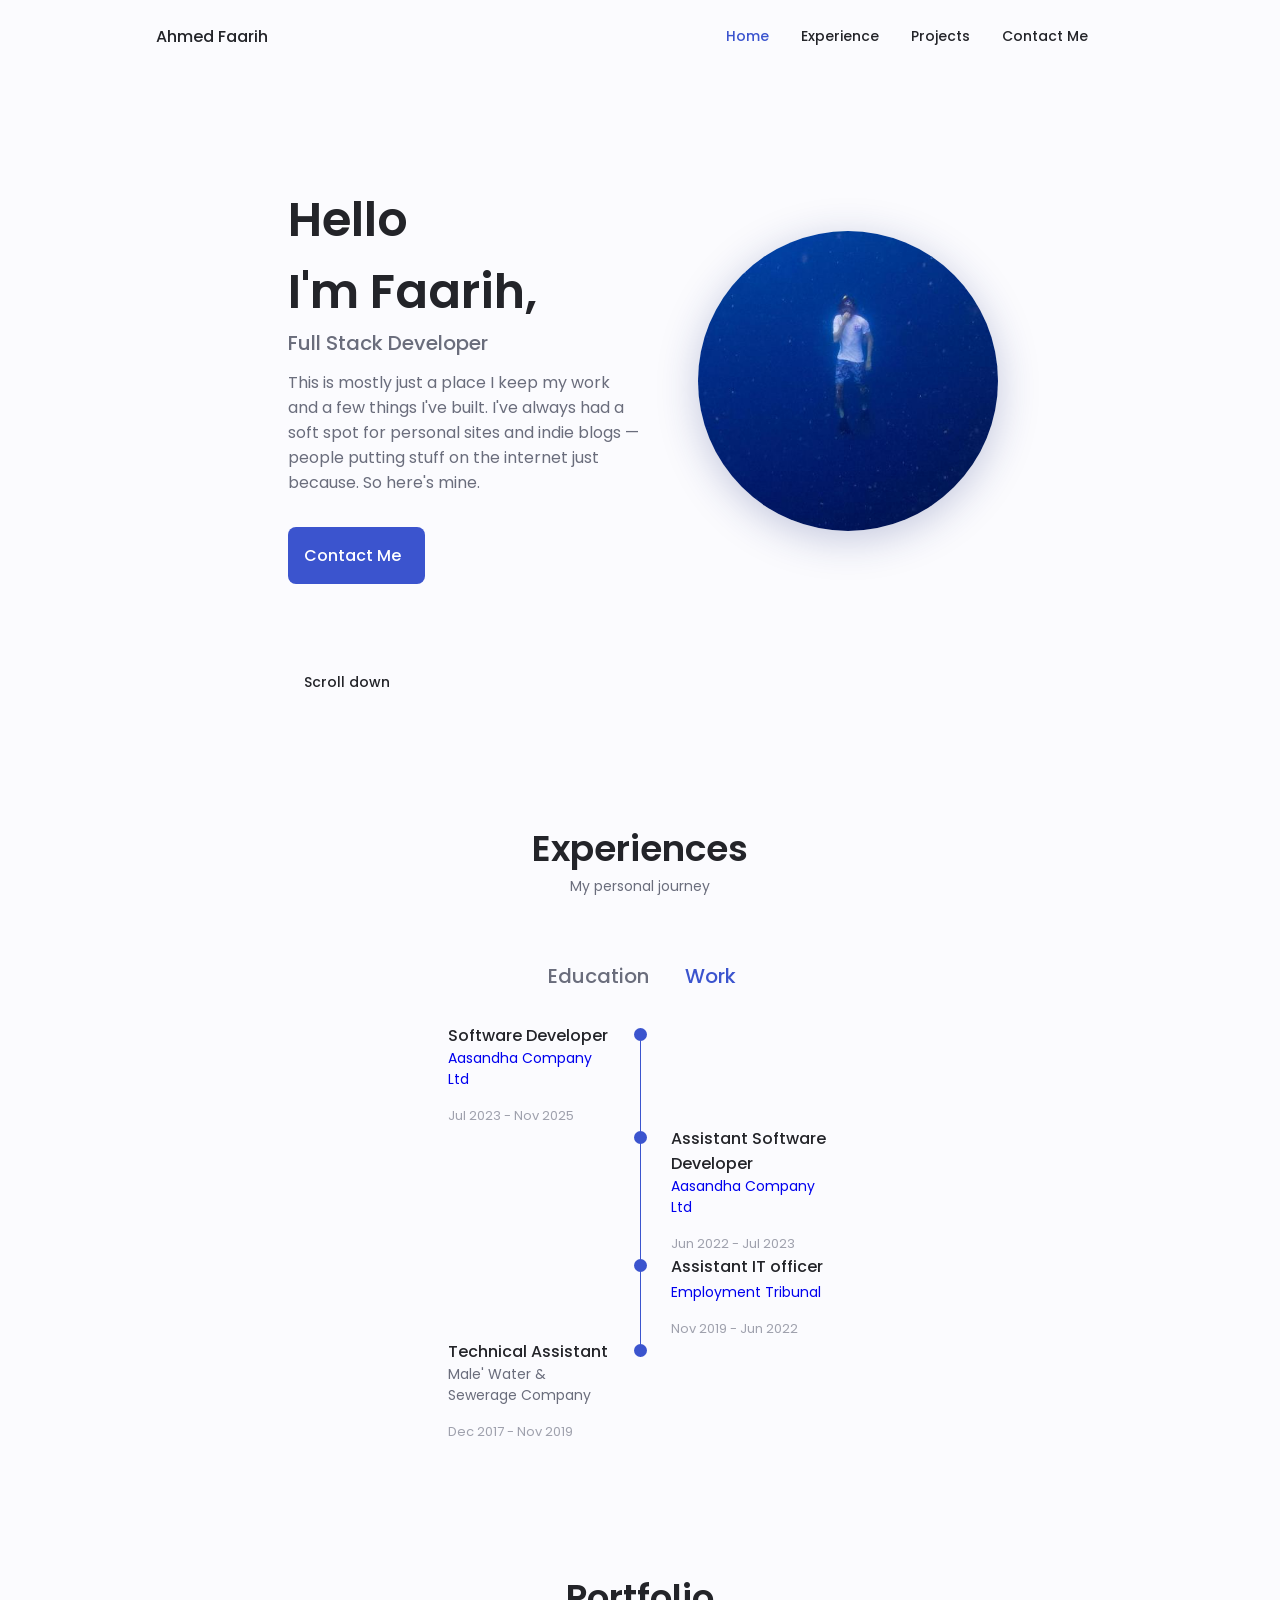
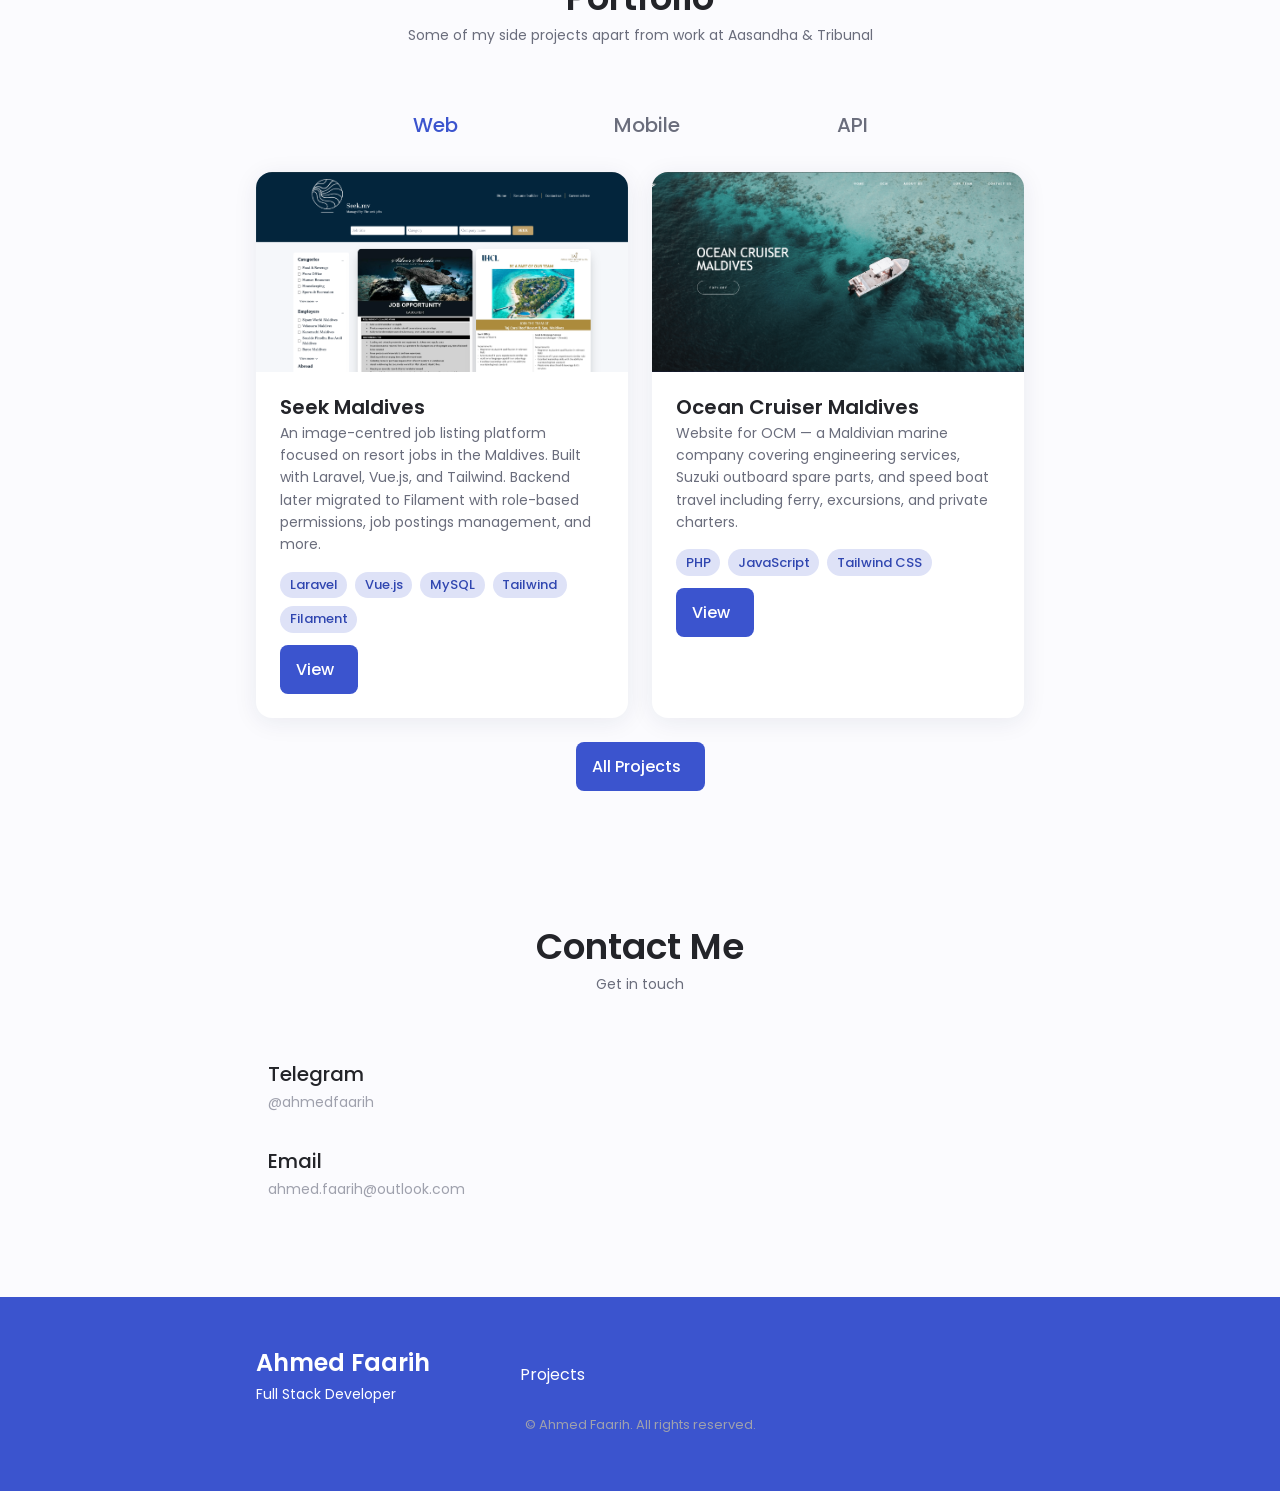
<file: index.html>
<!DOCTYPE html>
<html lang="en">

<head>
    <meta charset="UTF-8">
    <meta name="viewport" content="width=device-width, initial-scale=1.0">
    <meta name="description" content="Ahmed Faarih - Full Stack Developer">
    <!--==================== UNICONS ====================-->
    <link rel="stylesheet" href="https://unicons.iconscout.com/release/v4.0.0/css/line.css">
<link rel="stylesheet" href="assets/css/swiper-bundle.min.css">

    <link rel="stylesheet" href="assets/css/styles.css?v=2">

    <title>Ahmed Faarih - Full Stack Developer</title>
    <meta name="keywords" content="Full Stack Developer, software developer, web developer, ">
    <meta name="author" content="Ahmed Faarih">
    <meta name="robots" content="index, follow">
    <meta name="google-site-verification" content="KYe6GsSYjjdW_70JlJh1PmUMcjtCYCgVxAILWMEkWSw" />
    <meta property="og:title" content="Ahmed Faarih - Full Stack Developer">
    <meta property="og:description" content="Full Stack Developer based in the Maldives. Building web apps, mobile apps, and APIs.">
    <meta property="og:type" content="website">
    <meta property="og:image" content="assets/img/me.jpeg">
    <meta name="twitter:card" content="summary">
    <meta name="twitter:title" content="Ahmed Faarih - Full Stack Developer">
    <meta name="twitter:description" content="Full Stack Developer based in the Maldives. Building web apps, mobile apps, and APIs.">
    <meta name="twitter:creator" content="@faarih_ahmed">
</head>

<body>
<script>if(localStorage.getItem('selected-theme')==='dark')document.body.classList.add('dark-theme');</script>
    <header class="header" id="header">
        <nav class="nav container">
            <a href="#" class="nav__logo">Ahmed Faarih</a>
            <div class="nav__menu" id="nav-menu">
                <ul class="nav__list grid">
                    <li class="nav__item">
                        <a href="#home" class="nav__link active-link">
                            <i class="uil uil-estate nav__icon"></i> Home
                        </a>
                    </li>
<li class="nav__item">
                        <a href="#qualifications" class="nav__link">
                            <i class="uil uil-briefcase-alt nav__icon"></i> Experience
                        </a>
                    </li>
                    <li class="nav__item">
                        <a href="projects.html" class="nav__link">
                            <i class="uil uil-scenery nav__icon"></i> Projects
                        </a>
                    </li>
<li class="nav__item">
                        <a href="#contact" class="nav__link">
                            <i class="uil uil-message nav__icon"></i> Contact Me
                        </a>
                    </li>
                </ul>
                <i class="uil uil-times nav__close" id="nav-close"></i>
            </div>
            <div class="nav__btns">
                <i class="uil uil-moon change-theme" id="theme-button"></i>
            </div>
            <div class="nav__toggle" id="nav-toggle">
                <i class="uil uil-apps"></i>
            </div>
        </nav>
    </header>

    <main class="main">
        <section class="home section" id="home">
            <div class="home__container container grid">
                <div class="home__content grid">
                    <div class="home__social">
                        <a href="https://www.linkedin.com/in/ahmedfaarih/" target="_blank" class="home__social-icon">
                            <i class="uil uil-linkedin-alt"></i>
                        </a>
                        <a href="https://github.com/ahmedfaarih" target="_blank" class="home__social-icon">
                            <i class="uil uil-github-alt"></i>
                        </a>
                    </div>

                    <div class="home__img">
                        <img  src="assets/img/me.jpeg" alt="Ahmed Faarih" srcset="">
                    </div>
                    <div class="home__data">
                        <h1 class="home__title">Hello <br> I'm Faarih,</h1>
                        <h3 class="home__subtitle">Full Stack Developer</h3>
                        <p class="home__description">This is mostly just a place I keep my work and a few things I've built. I've always had a soft spot for personal sites and indie blogs — people putting stuff on the internet just because. So here's mine.</p>
                        <a href="#contact" class="button button--flex">
                            Contact Me <i class="uil uil-message button__icon"></i>
                        </a>
                    </div>                    
                </div>

                <div class="home__scroll">
                    <a href="#about" class="home__scroll-button button--flex">
                        <i class="uil uil-mouse-alt home__scroll-mouse"></i>
                        <span class="home__scroll-name">Scroll down</span>
                        <i class="uil uil-arrow-down homw__scroll-arrow"></i>
                    </a>
                </div>
            </div>
        </section>
        
        <section class="qualification section" id="qualifications">
            <h2 class="section__title">Experiences</h2>
            <div class="section__subtitle">My personal journey</div>

            <div class="qualification__container container">
                <div class="qualification__tabs">
                    <div class="qualification__button button--flex" data-target="#education">
                        <i class="uil uil-graduation-cap qualification__icon"></i>
                        Education
                    </div>

                    <div class="qualification__button button--flex qualification__active" data-target="#work">
                        <i class="uil uil-briefcase-alt qualification__icon"></i>
                        Work
                    </div>
                </div>

                <div class="qualification__sections">
                    <div class="qualification__content" data-content id="education">
                        <div class="qualification__data">
                            <div>
                                <h3 class="qualification__title">M.Sc. Business Informatics</h3>
                                <span class="qualification__subtitle">
                                    <a href="https://www.uni-corvinus.hu/en/" target="_blank">Corvinus University of Budapest</a>
                                </span>
                                <div class="qualification__calendar">
                                    <i class="uil uil-calendar-alt"></i>
                                    2025 - Present
                                </div>
                            </div>

                            <div>
                                <span class="qualification__rounder"></span>
                                <span class="qualification__line"></span>
                            </div>
                        </div>

                        <div class="qualification__data">
                            <div></div>
                            <div>
                                <span class="qualification__rounder"></span>
                                <span class="qualification__line"></span>
                            </div>

                            <div>
                                <h3 class="qualification__title">B.Sc. in Information Technology</h3>
                                <span class="qualification__subtitle">
                                    <a href="https://cyryxcollege.edu.mv/" target="_blank">Cyryxx College</a>
                                </span>
                                <div class="qualification__calendar">
                                    <i class="uil uil-calendar-alt"></i>
                                    2020 - 2022
                                </div>
                            </div>
                        </div>

                        <div class="qualification__data">
                            <div>
                                <h3 class="qualification__title">Diploma Computer Science</h3>
                                <span class="qualification__subtitle">
                                    <a href="https://www.villacollege.edu.mv" target="_blank">Villa College</a>
                                </span>
                                <div class="qualification__calendar">
                                    <i class="uil uil-calendar-alt"></i>
                                    2018 - 2019
                                </div>
                            </div>

                            <div>
                                <span class="qualification__rounder"></span>
                            </div>
                        </div>
                    </div>

                    <div class="qualification__content qualification__active" data-content id="work">
                        <div class="qualification__data">
                            <div>
                                <h3 class="qualification__title">Software Developer</h3>
                                <span class="qualification__subtitle">
                                    <a href="https://www.aasandha.mv/" target="_blank">Aasandha Company Ltd</a>
                                </span>
                                <div class="qualification__calendar">
                                    <i class="uil uil-calendar-alt"></i>
                                    Jul 2023 - Nov 2025
                                </div>
                            </div>

                            <div>
                                <span class="qualification__rounder"></span>
                                <span class="qualification__line"></span>
                            </div>
                        </div>

                        <div class="qualification__data">
                            <div></div>
                            <div>
                                <span class="qualification__rounder"></span>
                                <span class="qualification__line"></span>
                            </div>

                            <div>
                                <h3 class="qualification__title">Assistant Software Developer</h3>
                                <span class="qualification__subtitle">
                                    <a href="https://www.aasandha.mv/" target="_blank">Aasandha Company Ltd</a>
                                </span>
                                <div class="qualification__calendar">
                                    <i class="uil uil-calendar-alt"></i>
                                    Jun 2022 - Jul 2023
                                </div>
                            </div>
                        </div>

                        <div class="qualification__data">
                            <div></div>
                            <div>
                                <span class="qualification__rounder"></span>
                                <span class="qualification__line"></span>
                            </div>

                            <div>
                                <h3 class="qualification__title">Assistant IT officer</h3>
                                <span class="qualification__subtitle">
                                    <a href="https://employmenttribunal.gov.mv/tribunal/" target="_blank">Employment Tribunal</a>
                                </span>
                                <div class="qualification__calendar">
                                    <i class="uil uil-calendar-alt"></i>
                                    Nov 2019 - Jun 2022
                                </div>
                            </div>
                        </div>

                        <div class="qualification__data">
                            <div>
                                <h3 class="qualification__title">Technical Assistant</h3>
                                <span class="qualification__subtitle">
                                    Male' Water & Sewerage Company
                                </span>
                                <div class="qualification__calendar">
                                    <i class="uil uil-calendar-alt"></i>
                                    Dec 2017 - Nov 2019
                                </div>
                            </div>

                            <div>
                                <span class="qualification__rounder"></span>
                            </div>
                        </div>
                    </div>
                </div>
            </div>
        </section>

        <section class="portfolio section" id="portfolio">
            <h2 class="section__title">Portfolio</h2>
            <span class="section__subtitle">Some of my side projects apart from work at Aasandha & Tribunal</span>

            <div class="portfolio__tabs container">
                <div class="portfolio__tab-btn portfolio__tab-btn--active" data-portfolio-tab="web">
                    <i class="uil uil-globe"></i> Web
                </div>
                <div class="portfolio__tab-btn" data-portfolio-tab="mobile">
                    <i class="uil uil-mobile-android"></i> Mobile
                </div>
                <div class="portfolio__tab-btn" data-portfolio-tab="api">
                    <i class="uil uil-brackets-curly"></i> API
                </div>
            </div>

            <div class="portfolio__tab-content portfolio__tab-content--active" id="portfolio-web">
                <div class="web__container container">

                    <div class="web__card">
                        <img src="assets/img/seek.png" alt="Seek Maldives - Job ads platform" class="web__img" loading="lazy">
                        <div class="web__info">
                            <h3 class="apps__title">Seek Maldives</h3>
                            <p class="apps__description">An image-centred job listing platform focused on resort jobs in the Maldives. Built with Laravel, Vue.js, and Tailwind. Backend later migrated to Filament with role-based permissions, job postings management, and more.</p>
                            <div class="portfolio__tags">
                                <span class="portfolio__tag">Laravel</span>
                                <span class="portfolio__tag">Vue.js</span>
                                <span class="portfolio__tag">MySQL</span>
                                <span class="portfolio__tag">Tailwind</span>
                                <span class="portfolio__tag">Filament</span>
                            </div>
                            <a href="https://seek.mv" target="_blank" class="button button--flex button--small portfolio__button">View <i class="uil uil-arrow-right button__icon"></i></a>
                        </div>
                    </div>

                    <div class="web__card">
                        <img src="assets/img/ocm.png" alt="Ocean Cruiser Maldives website" class="web__img" loading="lazy">
                        <div class="web__info">
                            <h3 class="apps__title">Ocean Cruiser Maldives</h3>
                            <p class="apps__description">Website for OCM — a Maldivian marine company covering engineering services, Suzuki outboard spare parts, and speed boat travel including ferry, excursions, and private charters.</p>
                            <div class="portfolio__tags">
                                <span class="portfolio__tag">PHP</span>
                                <span class="portfolio__tag">JavaScript</span>
                                <span class="portfolio__tag">Tailwind CSS</span>
                            </div>
                            <a href="https://ocm.mv/" target="_blank" class="button button--flex button--small portfolio__button">View <i class="uil uil-arrow-right button__icon"></i></a>
                        </div>
                    </div>

                </div>
                <div class="web__more-btn">
                    <a href="projects.html" class="button button--flex button--small portfolio__button">All Projects <i class="uil uil-arrow-right button__icon"></i></a>
                </div>
            </div>

            <div class="portfolio__tab-content" id="portfolio-mobile">
                <div class="apps__container container">

                    <div class="apps__card">
                        <div class="apps__screenshots">
                            <img src="assets/mobile-apps/seekmv/0x0ss (2).png" alt="Seek Maldives app screenshot" class="apps__screen apps__screen--side">
                            <img src="assets/mobile-apps/seekmv/0x0ss.png" alt="Seek Maldives app - home screen" class="apps__screen apps__screen--center">
                            <img src="assets/mobile-apps/seekmv/0x0ss (4).png" alt="Seek Maldives app screenshot" class="apps__screen apps__screen--side">
                        </div>
                        <div class="apps__info">
                            <div class="apps__header">
                                <h3 class="apps__title">Seek Maldives</h3>
                                <span class="apps__platform"><i class="uil uil-mobile-android"></i> React Native</span>
                            </div>
                            <p class="apps__description">The mobile app for Seek Maldives — browse job listings, apply directly, and manage your profile on the go. Backed by the Seek Maldives Laravel API.</p>
                            <div class="portfolio__tags">
                                <span class="portfolio__tag">React Native</span>
                                <span class="portfolio__tag">Laravel API</span>
                            </div>
                        </div>
                    </div>

                    <div class="apps__card">
                        <div class="apps__screenshots">
                            <img src="assets/mobile-apps/atlantisexpressmv/400x800bb(2).png" alt="Atlantis Express app screenshot" class="apps__screen apps__screen--side">
                            <img src="assets/mobile-apps/atlantisexpressmv/400x800bb.png" alt="Atlantis Express app - home screen" class="apps__screen apps__screen--center">
                            <img src="assets/mobile-apps/atlantisexpressmv/400x800bb(3).png" alt="Atlantis Express app screenshot" class="apps__screen apps__screen--side">
                        </div>
                        <div class="apps__info">
                            <div class="apps__header">
                                <h3 class="apps__title">Atlantis Express</h3>
                                <span class="apps__platform"><i class="uil uil-mobile-android"></i> React Native</span>
                            </div>
                            <p class="apps__description">App for Atlantis Express — a Maldivian trading platform specializing in traditional Boduberu instruments and cultural items. Registered in 2020, they've become a trusted name in the Boduberu community for authentic and customized products.</p>
                            <div class="portfolio__tags">
                                <span class="portfolio__tag">React Native</span>
                                <span class="portfolio__tag">Laravel API</span>
                            </div>
                        </div>
                    </div>

                </div>
                <div class="web__more-btn">
                    <a href="projects.html#portfolio-mobile" class="button button--flex button--small portfolio__button">All Projects <i class="uil uil-arrow-right button__icon"></i></a>
                </div>
            </div>

            <div class="portfolio__tab-content" id="portfolio-api">
                <div class="api__container container">

                    <div class="api__card">
                        <div class="api__icon"><i class="uil uil-fish"></i></div>
                        <div class="api__data">
                            <h3 class="api__title">Fishes of Maldives API</h3>
                            <p class="api__description">API for a catalogue of fish species found in Maldivian waters. Serves species data, images, and descriptions for use in marine education and research applications.</p>
                            <div class="portfolio__tags">
                                <span class="portfolio__tag">Python</span>
                                <span class="portfolio__tag">FastAPI</span>
                            </div>
                        </div>
                    </div>

                    <div class="api__card">
                        <div class="api__icon"><i class="uil uil-server-network"></i></div>
                        <div class="api__data">
                            <h3 class="api__title">Atlantis Express API</h3>
                            <p class="api__description">REST API for the Atlantis Express mobile app. Manages product listings, orders, and customer accounts for their Boduberu instruments and cultural items platform.</p>
                            <div class="portfolio__tags">
                                <span class="portfolio__tag">Laravel</span>
                                <span class="portfolio__tag">REST</span>
                                <span class="portfolio__tag">MySQL</span>
                            </div>
                        </div>
                    </div>


                </div>
                <div class="web__more-btn">
                    <a href="projects.html#portfolio-api" class="button button--flex button--small portfolio__button">All Projects <i class="uil uil-arrow-right button__icon"></i></a>
                </div>
            </div>

        </section>

        <!--==================== CONTACT ME ====================-->
        <section class="contact section" id="contact">
            <h2 class="section__title">Contact Me</h2>
            <span class="section__subtitle">Get in touch</span>

            <div class="contact__container container grid">
                <div>
                    <div class="contact__information">
                        <i class="uil uil-telegram-alt contact__icon"></i>

                        <div>
                            <h3 class="contact__title">Telegram</h3>
                            <a href="https://t.me/ahmedfaarih" target="_blank" class="contact__subtitle">@ahmedfaarih</a>
                        </div>
                    </div>

                    <div class="contact__information">
                        <i class="uil uil-envelope contact__icon"></i>

                        <div>
                            <h3 class="contact__title">Email</h3>
                            <a href="mailto:ahmed.faarih@outlook.com" class="contact__subtitle">ahmed.faarih@outlook.com</a>
                        </div>
                    </div>
                </div>
            </div>
        </section>

    </main>
    
    <!--==================== FOOTER ====================-->
    <footer class="footer" id="footer">
        <div class="footer__bg">
            <div class="footer__container container grid">
                <div style="display: flex; flex-direction: column; align-items: flex-start;">
                    <h2 class="footer__title">Ahmed Faarih</h2>
                    <span class="footer__subtitle">Full Stack Developer</span>
                </div>

                <ul class="footer__links" style="align-self: center;">

                    <li>
                        <a href="projects.html" class="footer__link">Projects</a>
                    </li>
                </ul>

                <div class="footer__socials" style="align-self: center;">
                    <a href="https://twitter.com/faarih_ahmed" class="footer__social" target="_blank">
                        <i class="uil uil-twitter-alt"></i>
                    </a>

                    <a href="https://www.linkedin.com/in/ahmedfaarih/" target="_blank" class="footer__social">
                        <i class="uil uil-linkedin-alt"></i>
                    </a>
                </div>
            </div>

            <p class="footer__copy" style="margin-top: 10px;">&#169; Ahmed Faarih. All rights reserved.</p>
        </div>
    </footer>


    <!--==================== SCROLL TOP ====================-->
    <a href="#" class="scrollup" id="scroll-up">
        <i class="uil uil-arrow-up scroll__icon"></i>
    </a>

    <!--==================== SWIPER JS ====================-->
    <script src="assets/js/swiper-bundle.min.js"></script>

    <!--==================== MAIN JS ====================-->
    <script src="assets/js/main.js?v=2"></script>

</body>

</html>
</file>
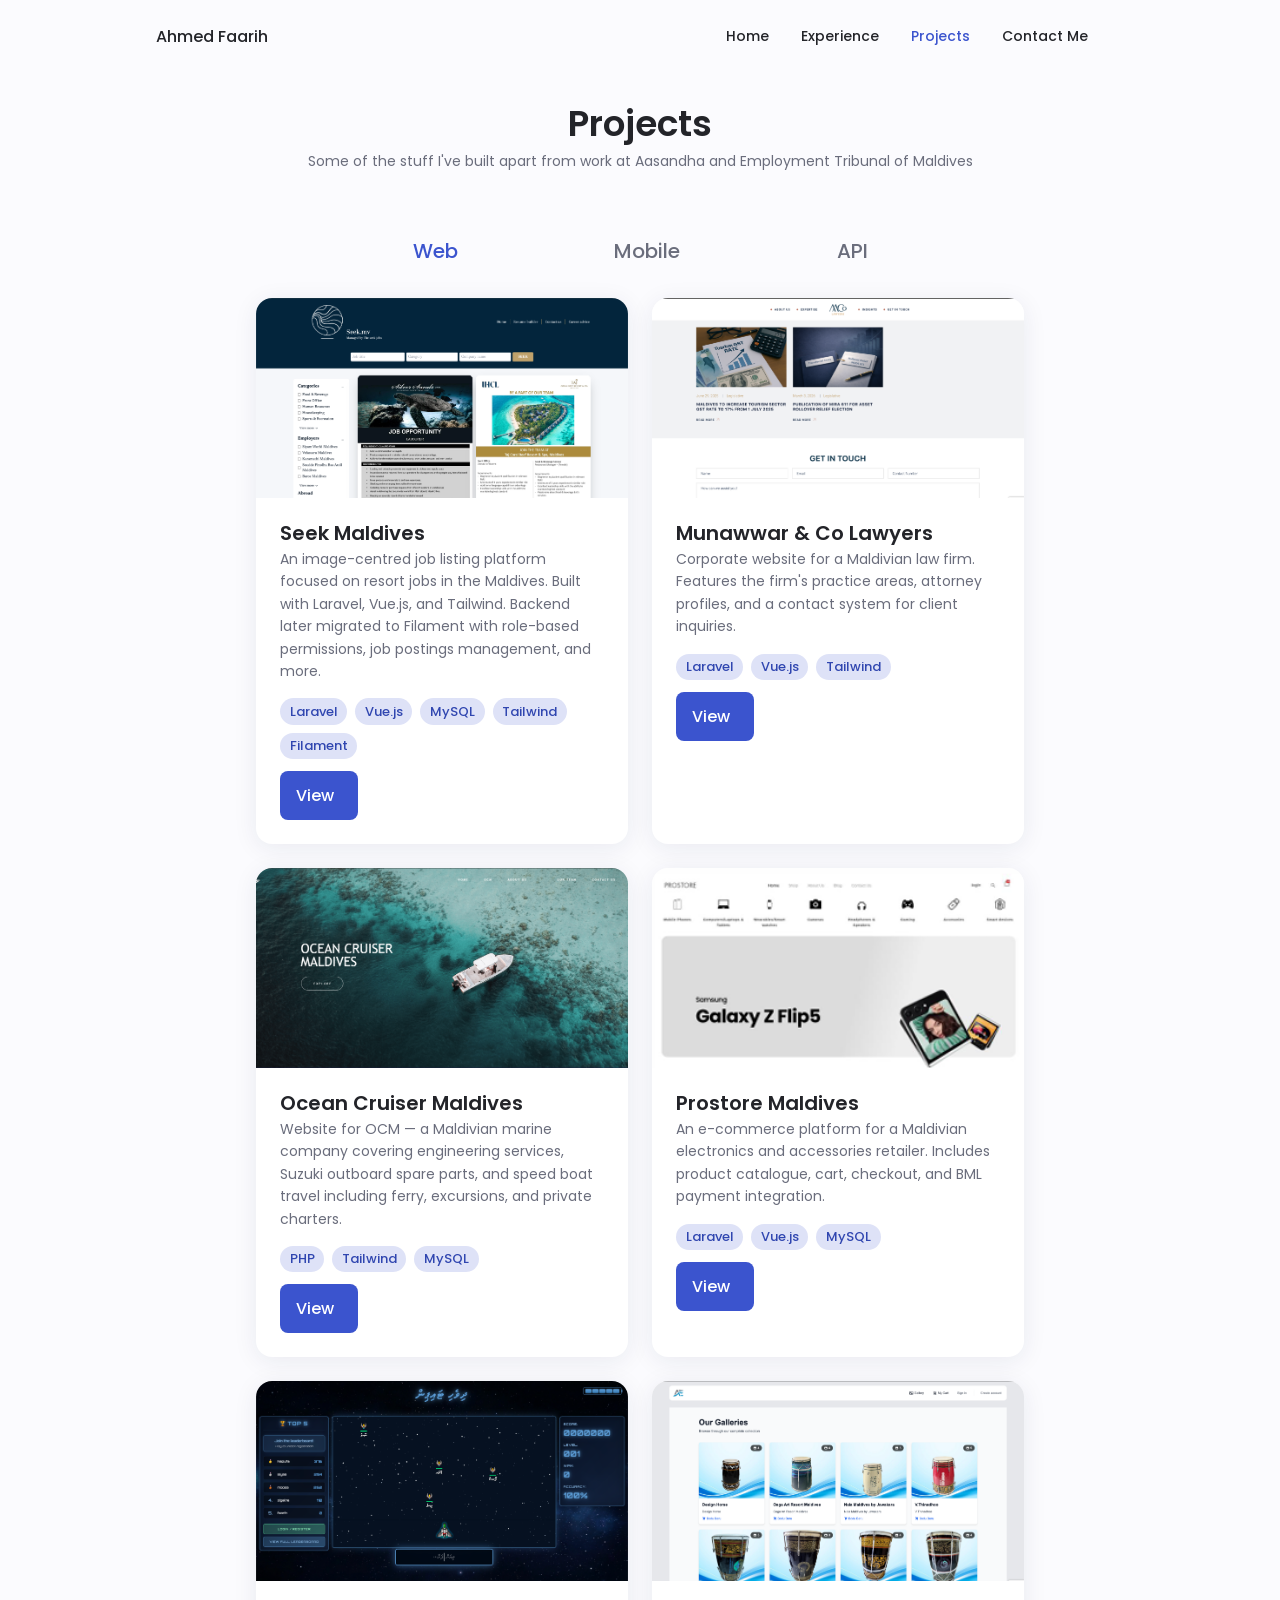
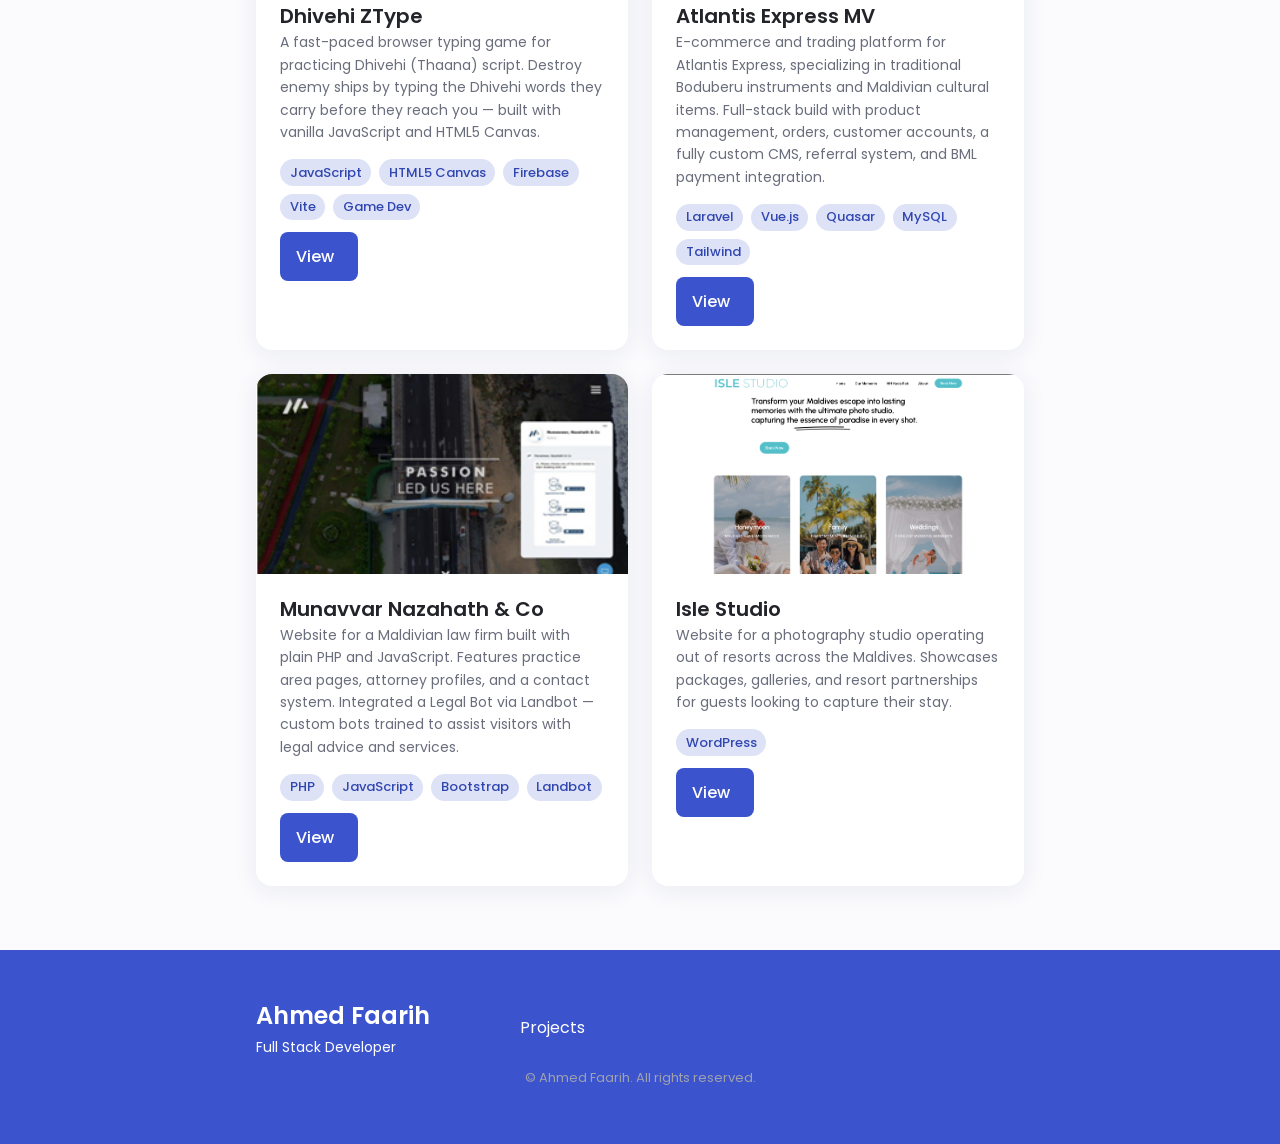
<file: projects.html>
<!DOCTYPE html>
<html lang="en">

<head>
    <meta charset="UTF-8">
    <meta name="viewport" content="width=device-width, initial-scale=1.0">
    <meta name="description" content="Projects by Ahmed Faarih — web apps, mobile apps, and APIs built with Laravel, Vue.js, React Native, and more.">
    <meta name="keywords" content="Ahmed Faarih, projects, portfolio, Laravel, Vue.js, React Native, Full Stack Developer, Maldives">
    <meta name="author" content="Ahmed Faarih">
    <meta property="og:title" content="Projects - Ahmed Faarih">
    <meta property="og:description" content="Web apps, mobile apps, and APIs built by Ahmed Faarih.">
    <meta property="og:type" content="website">
    <meta property="og:image" content="assets/img/seek.png">
    <meta name="twitter:card" content="summary">
    <meta name="twitter:title" content="Projects - Ahmed Faarih">
    <meta name="twitter:description" content="Web apps, mobile apps, and APIs built by Ahmed Faarih.">
    <meta name="twitter:creator" content="@faarih_ahmed">
    <link rel="stylesheet" href="https://unicons.iconscout.com/release/v4.0.0/css/line.css">
    <link rel="stylesheet" href="assets/css/styles.css?v=2">
    <title>Projects - Ahmed Faarih</title>
</head>

<body>
<script>if(localStorage.getItem('selected-theme')==='dark')document.body.classList.add('dark-theme');</script>
    <header class="header" id="header">
        <nav class="nav container">
            <a href="index.html" class="nav__logo">Ahmed Faarih</a>
            <div class="nav__menu" id="nav-menu">
                <ul class="nav__list grid">
                    <li class="nav__item">
                        <a href="index.html" class="nav__link">
                            <i class="uil uil-estate nav__icon"></i> Home
                        </a>
                    </li>
                    <li class="nav__item">
                        <a href="index.html#qualifications" class="nav__link">
                            <i class="uil uil-briefcase-alt nav__icon"></i> Experience
                        </a>
                    </li>
                    <li class="nav__item">
                        <a href="projects.html" class="nav__link active-link">
                            <i class="uil uil-scenery nav__icon"></i> Projects
                        </a>
                    </li>
                    <li class="nav__item">
                        <a href="index.html#contact" class="nav__link">
                            <i class="uil uil-message nav__icon"></i> Contact Me
                        </a>
                    </li>
                </ul>
                <i class="uil uil-times nav__close" id="nav-close"></i>
            </div>
            <div class="nav__btns">
                <i class="uil uil-moon change-theme" id="theme-button"></i>
            </div>
            <div class="nav__toggle" id="nav-toggle">
                <i class="uil uil-apps"></i>
            </div>
        </nav>
    </header>

    <main class="main">
        <section class="portfolio section" id="projects" style="padding-top: 6rem;">
            <h2 class="section__title">Projects</h2>
            <span class="section__subtitle">Some of the stuff I've built apart from work at Aasandha and Employment Tribunal of Maldives</span>

            <div class="portfolio__tabs container">
                <div class="portfolio__tab-btn portfolio__tab-btn--active" data-portfolio-tab="web">
                    <i class="uil uil-globe"></i> Web
                </div>
                <div class="portfolio__tab-btn" data-portfolio-tab="mobile">
                    <i class="uil uil-mobile-android"></i> Mobile
                </div>
                <div class="portfolio__tab-btn" data-portfolio-tab="api">
                    <i class="uil uil-brackets-curly"></i> API
                </div>
            </div>

            <div class="portfolio__tab-content portfolio__tab-content--active" id="portfolio-web">
                <div class="web__container container">

                    <div class="web__card">
                        <img src="assets/img/seek.png" alt="Seek Maldives - Job ads platform" class="web__img" loading="lazy">
                        <div class="web__info">
                            <h3 class="apps__title">Seek Maldives</h3>
                            <p class="apps__description">An image-centred job listing platform focused on resort jobs in the Maldives. Built with Laravel, Vue.js, and Tailwind. Backend later migrated to Filament with role-based permissions, job postings management, and more.</p>
                            <div class="portfolio__tags">
                                <span class="portfolio__tag">Laravel</span>
                                <span class="portfolio__tag">Vue.js</span>
                                <span class="portfolio__tag">MySQL</span>
                                <span class="portfolio__tag">Tailwind</span>
                                <span class="portfolio__tag">Filament</span>
                            </div>
                            <a href="https://seek.mv" target="_blank" class="button button--flex button--small portfolio__button">View <i class="uil uil-arrow-right button__icon"></i></a>
                        </div>
                    </div>

                    <div class="web__card">
                        <img src="assets/img/mcolawyers.png" alt="Munawwar and Co Lawyers website" class="web__img" loading="lazy">
                        <div class="web__info">
                            <h3 class="apps__title">Munawwar & Co Lawyers</h3>
                            <p class="apps__description">Corporate website for a Maldivian law firm. Features the firm's practice areas, attorney profiles, and a contact system for client inquiries.</p>
                            <div class="portfolio__tags">
                                <span class="portfolio__tag">Laravel</span>
                                <span class="portfolio__tag">Vue.js</span>
                                <span class="portfolio__tag">Tailwind</span>
                            </div>
                            <a href="#" class="button button--flex button--small portfolio__button">View <i class="uil uil-arrow-right button__icon"></i></a>
                        </div>
                    </div>

                    <div class="web__card">
                        <img src="assets/img/ocm.png" alt="Ocean Cruiser Maldives website" class="web__img" loading="lazy">
                        <div class="web__info">
                            <h3 class="apps__title">Ocean Cruiser Maldives</h3>
                            <p class="apps__description">Website for OCM — a Maldivian marine company covering engineering services, Suzuki outboard spare parts, and speed boat travel including ferry, excursions, and private charters.</p>
                            <div class="portfolio__tags">
                                <span class="portfolio__tag">PHP</span>
                                <span class="portfolio__tag">Tailwind</span>
                                <span class="portfolio__tag">MySQL</span>
                            </div>
                            <a href="https://ocm.mv/" target="_blank" class="button button--flex button--small portfolio__button">View <i class="uil uil-arrow-right button__icon"></i></a>
                        </div>
                    </div>

                    <div class="web__card">
                        <img src="assets/img/prostore.png" alt="Prostore Maldives e-commerce website" class="web__img" loading="lazy">
                        <div class="web__info">
                            <h3 class="apps__title">Prostore Maldives</h3>
                            <p class="apps__description">An e-commerce platform for a Maldivian electronics and accessories retailer. Includes product catalogue, cart, checkout, and BML payment integration.</p>
                            <div class="portfolio__tags">
                                <span class="portfolio__tag">Laravel</span>
                                <span class="portfolio__tag">Vue.js</span>
                                <span class="portfolio__tag">MySQL</span>
                            </div>
                            <a href="https://prostore.mv" target="_blank" class="button button--flex button--small portfolio__button">View <i class="uil uil-arrow-right button__icon"></i></a>
                        </div>
                    </div>

                    <div class="web__card">
                        <img src="assets/img/dhivehi-ztype.png" alt="Dhivehi ZType typing game" class="web__img" loading="lazy">
                        <div class="web__info">
                            <h3 class="apps__title">Dhivehi ZType</h3>
                            <p class="apps__description">A fast-paced browser typing game for practicing Dhivehi (Thaana) script. Destroy enemy ships by typing the Dhivehi words they carry before they reach you — built with vanilla JavaScript and HTML5 Canvas.</p>
                            <div class="portfolio__tags">
                                <span class="portfolio__tag">JavaScript</span>
                                <span class="portfolio__tag">HTML5 Canvas</span>
                                <span class="portfolio__tag">Firebase</span>
                                <span class="portfolio__tag">Vite</span>
                                <span class="portfolio__tag">Game Dev</span>
                            </div>
                            <a href="https://ztype-dhi.faarih.me/" target="_blank" class="button button--flex button--small portfolio__button">View <i class="uil uil-arrow-right button__icon"></i></a>
                        </div>
                    </div>

                    <div class="web__card">
                        <img src="assets/img/atlantisexpressmv.com.png" alt="Atlantis Express MV website" class="web__img" loading="lazy">
                        <div class="web__info">
                            <h3 class="apps__title">Atlantis Express MV</h3>
                            <p class="apps__description">E-commerce and trading platform for Atlantis Express, specializing in traditional Boduberu instruments and Maldivian cultural items. Full-stack build with product management, orders, customer accounts, a fully custom CMS, referral system, and BML payment integration.</p>
                            <div class="portfolio__tags">
                                <span class="portfolio__tag">Laravel</span>
                                <span class="portfolio__tag">Vue.js</span>
                                <span class="portfolio__tag">Quasar</span>
                                <span class="portfolio__tag">MySQL</span>
                                <span class="portfolio__tag">Tailwind</span>
                            </div>
                            <a href="https://atlantisexpressmv.com" target="_blank" class="button button--flex button--small portfolio__button">View <i class="uil uil-arrow-right button__icon"></i></a>
                        </div>
                    </div>

                    <div class="web__card">
                        <img src="assets/img/mn.png" alt="MN Lawyers" class="web__img" loading="lazy">
                        <div class="web__info">
                            <h3 class="apps__title">Munavvar Nazahath & Co</h3>
                            <p class="apps__description">Website for a Maldivian law firm built with plain PHP and JavaScript. Features practice area pages, attorney profiles, and a contact system. Integrated a Legal Bot via Landbot — custom bots trained to assist visitors with legal advice and services.</p>
                            <div class="portfolio__tags">
                                <span class="portfolio__tag">PHP</span>
                                <span class="portfolio__tag">JavaScript</span>
                                <span class="portfolio__tag">Bootstrap</span>
                                <span class="portfolio__tag">Landbot</span>
                            </div>
                            <a href="https://mnlawyers.legal" target="_blank" class="button button--flex button--small portfolio__button">View <i class="uil uil-arrow-right button__icon"></i></a>
                        </div>
                    </div>

                    <div class="web__card">
                        <img src="assets/img/islestudio.png" alt="Isle Studio photography website" class="web__img" loading="lazy">
                        <div class="web__info">
                            <h3 class="apps__title">Isle Studio</h3>
                            <p class="apps__description">Website for a photography studio operating out of resorts across the Maldives. Showcases packages, galleries, and resort partnerships for guests looking to capture their stay.</p>
                            <div class="portfolio__tags">
                                <span class="portfolio__tag">WordPress</span>
                            </div>
                            <a href="#" class="button button--flex button--small portfolio__button">View <i class="uil uil-arrow-right button__icon"></i></a>
                        </div>
                    </div>

                </div>
            </div>

            <div class="portfolio__tab-content" id="portfolio-mobile">
                <div class="apps__container container">

                    <div class="apps__card">
                        <div class="apps__screenshots">
                            <img src="assets/mobile-apps/seekmv/0x0ss (2).png" alt="Seek Maldives app screenshot" class="apps__screen apps__screen--side">
                            <img src="assets/mobile-apps/seekmv/0x0ss.png" alt="Seek Maldives app - home screen" class="apps__screen apps__screen--center">
                            <img src="assets/mobile-apps/seekmv/0x0ss (4).png" alt="Seek Maldives app screenshot" class="apps__screen apps__screen--side">
                        </div>
                        <div class="apps__info">
                            <div class="apps__header">
                                <h3 class="apps__title">Seek Maldives</h3>
                                <span class="apps__platform"><i class="uil uil-mobile-android"></i> React Native</span>
                            </div>
                            <p class="apps__description">The mobile app for Seek Maldives — browse job listings, apply directly, and manage your profile on the go. Backed by the Seek Maldives Laravel API.</p>
                            <div class="portfolio__tags">
                                <span class="portfolio__tag">React Native</span>
                                <span class="portfolio__tag">Laravel API</span>
                            </div>
                        </div>
                    </div>

                    <div class="apps__card">
                        <div class="apps__screenshots">
                            <img src="assets/mobile-apps/atlantisexpressmv/400x800bb(2).png" alt="Atlantis Express app screenshot" class="apps__screen apps__screen--side">
                            <img src="assets/mobile-apps/atlantisexpressmv/400x800bb.png" alt="Atlantis Express app - home screen" class="apps__screen apps__screen--center">
                            <img src="assets/mobile-apps/atlantisexpressmv/400x800bb(3).png" alt="Atlantis Express app screenshot" class="apps__screen apps__screen--side">
                        </div>
                        <div class="apps__info">
                            <div class="apps__header">
                                <h3 class="apps__title">Atlantis Express</h3>
                                <span class="apps__platform"><i class="uil uil-mobile-android"></i> React Native</span>
                            </div>
                            <p class="apps__description">App for Atlantis Express — a Maldivian trading platform specializing in traditional Boduberu instruments and cultural items. Registered in 2020, they've become a trusted name in the Boduberu community for authentic and customized products.</p>
                            <div class="portfolio__tags">
                                <span class="portfolio__tag">React Native</span>
                                <span class="portfolio__tag">Laravel API</span>
                            </div>
                        </div>
                    </div>

                </div>
            </div>

            <div class="portfolio__tab-content" id="portfolio-api">
                <div class="api__container container">

                    <div class="api__card">
                        <div class="api__icon"><i class="uil uil-server-network"></i></div>
                        <div class="api__data">
                            <h3 class="api__title">Seek Maldives API</h3>
                            <p class="api__description">REST API powering the Seek Maldives mobile app. Handles job listings, applications, authentication, and employer management. Built with Laravel and consumed by the React Native client.</p>
                            <div class="portfolio__tags">
                                <span class="portfolio__tag">Laravel</span>
                                <span class="portfolio__tag">REST</span>
                                <span class="portfolio__tag">MySQL</span>
                            </div>
                        </div>
                    </div>

                    <div class="api__card">
                        <div class="api__icon"><i class="uil uil-server-network"></i></div>
                        <div class="api__data">
                            <h3 class="api__title">Atlantis Express API</h3>
                            <p class="api__description">REST API for the Atlantis Express mobile app. Manages product listings, orders, and customer accounts for their Boduberu instruments and cultural items platform.</p>
                            <div class="portfolio__tags">
                                <span class="portfolio__tag">Laravel</span>
                                <span class="portfolio__tag">REST</span>
                                <span class="portfolio__tag">MySQL</span>
                            </div>
                        </div>
                    </div>

                    <div class="api__card">
                        <div class="api__icon"><i class="uil uil-fish"></i></div>
                        <div class="api__data">
                            <h3 class="api__title">Fishes of Maldives API</h3>
                            <p class="api__description">A conversion of the Fishes of Maldives book into a REST API. Species data, images, and descriptions were digitised from the book and served as structured endpoints for use in marine education and research applications.</p>
                            <div class="portfolio__tags">
                                <span class="portfolio__tag">Python</span>
                                <span class="portfolio__tag">FastAPI</span>
                            </div>
                        </div>
                    </div>

                </div>
            </div>

        </section>
    </main>

    <footer class="footer" id="footer">
        <div class="footer__bg">
            <div class="footer__container container grid">
                <div style="display: flex; flex-direction: column; align-items: flex-start;">
                    <h2 class="footer__title">Ahmed Faarih</h2>
                    <span class="footer__subtitle">Full Stack Developer</span>
                </div>

                <ul class="footer__links" style="align-self: center;">
                    <li>
                        <a href="projects.html" class="footer__link">Projects</a>
                    </li>
                </ul>

                <div class="footer__socials" style="align-self: center;">
                    <a href="https://twitter.com/faarih_ahmed" class="footer__social" target="_blank">
                        <i class="uil uil-twitter-alt"></i>
                    </a>
                    <a href="https://www.linkedin.com/in/ahmedfaarih/" target="_blank" class="footer__social">
                        <i class="uil uil-linkedin-alt"></i>
                    </a>
                </div>
            </div>
            <p class="footer__copy" style="margin-top: 10px;">&#169; Ahmed Faarih. All rights reserved.</p>
        </div>
    </footer>

    <a href="#" class="scrollup" id="scroll-up">
        <i class="uil uil-arrow-up scroll__icon"></i>
    </a>

    <script src="assets/js/main.js?v=2"></script>
</body>

</html>
</file>
<file: assets/css/styles.css>
/*==================== GOOGLE FONTS ====================*/
@import url('https://fonts.googleapis.com/css2?family=Poppins:wght@400;500;600&display=swap');

/*==================== VARIABLES CSS ====================*/
:root {
    --header-height: 3rem;

    /*========== Colors ==========*/
    /* Change favorite color */
    --hue-color: 230;

    /* HSL color mode */
    --first-color: hsl(var(--hue-color), 60%, 52%);
    --first-color-second: hsl(var(--hue-color), 60%, 52%);
    --first-color-alt: hsl(var(--hue-color), 57%, 44%);
    --first-color-lighter: hsl(var(--hue-color), 60%, 92%);
    --title-color: hsl(var(--hue-color), 8%, 15%);
    --text-color: hsl(var(--hue-color), 8%, 45%);
    --text-color-light: hsl(var(--hue-color), 8%, 65%);
    --input-color: hsl(var(--hue-color), 70%, 96%);
    --body-color: hsl(var(--hue-color), 60%, 99%);
    --container-color: #FFF;
    --scroll-bar-color: hsl(var(--hue-color), 12%, 90%);
    --scroll-thumb-color: hsl(var(--hue-color), 12%, 80%);
    --scrollup-color:hsl(var(--hue-color), 89%, 60%);

    /*========== Font and typography ==========*/
    --body-font: 'Poppins', sans-serif;

    /* .5rem = 8px, 1rem = 16px, 1.5rem = 24px ... */
    --big-font-size: 2rem;
    --h1-font-size: 1.5rem;
    --h2-font-size: 1.25rem;
    --h3-font-size: 1.125rem;
    --normal-font-size: .938rem;
    --small-font-size: .813rem;
    --smaller-font-size: .75rem;

    /*========== Font weight ==========*/
    --font-medium: 500;
    --font-semi-bold: 600;

    /*========== Margenes Bottom ==========*/
    /* .25rem = 4px, .5rem = 8px, .75rem = 12px ... */
    --mb-0-25: .25rem;
    --mb-0-5: .5rem;
    --mb-0-75: .75rem;
    --mb-1: 1rem;
    --mb-1-5: 1.5rem;
    --mb-2: 2rem;
    --mb-2-5: 2.5rem;
    --mb-3: 3rem;

    /*========== z index ==========*/
    --z-tooltip: 10;
    --z-fixed: 100;
    --z-modal: 1000;
}

/* Font size for large devices */
@media screen and (min-width: 968px) {
    :root {
        --big-font-size: 3rem;
        --h1-font-size: 2.25rem;
        --h2-font-size: 1.5rem;
        --h3-font-size: 1.25rem;
        --normal-font-size: 1rem;
        --small-font-size: .875rem;
        --smaller-font-size: .813rem;
    }
}

/*========== Variables Dark theme ==========*/
body.dark-theme .qualification__subtitle a,
body.dark-theme .qualification__subtitle {
    color: var(--text-color);
}

body.dark-theme{
    --first-color: hsl(var(--hue-color), 50%, 65%);
    --first-color-alt: hsl(var(--hue-color), 50%, 58%);
    --first-color-second: hsl(var(--hue-color), 30%, 8%);
    --first-color-lighter: hsl(var(--hue-color), 20%, 22%);
    --title-color: hsl(0, 0%, 93%);
    --text-color: hsl(0, 0%, 68%);
    --input-color: hsl(220, 12%, 20%);
    --body-color: hsl(220, 12%, 10%);
    --container-color: hsl(220, 12%, 17%);
    --scroll-bar-color: hsl(var(--hue-color), 12%, 40%);
    --scroll-thumb-color: hsl(var(--hue-color), 12%, 30%);
    --scrollup-color: white;
}

/*========== Button Dark/Light ==========*/
.nav__btns{
    display: flex;
    align-items: center;
}

.change-theme{
    font-size: 1.25rem;
    color: var(--title-color);
    margin-right: var(--mb-1);
    cursor: pointer;
    padding-left:10px;
    padding-right:10px;
}

.change-theme:hover{
    color: var(--first-color);
}

/*==================== BASE ====================*/
*{
    box-sizing: border-box;
    padding: 0;
    margin: 0;
}

html{
    scroll-behavior: smooth;
}

body{
    margin: 0 0 var(--header-height) 0;
    font-family: var(--body-font);
    font-size: var(--normal-font-size);
    background-color: var(--body-color);
    color: var(--text-color);
}

h1,h2,h3,h4{
    color: var(--title-color);
    font-weight: var(--font-semi-bold);
}

ul{
    list-style: none;
}

a{
    text-decoration: none;
}

img{
    max-width: 100%;
    height: auto;
}



/*==================== REUSABLE CSS CLASSES ====================*/
.section{
    padding: 2rem 0 4rem;
}

.section__title{
    font-size: var(--h1-font-size);
}

.section__subtitle{
    display: block;
    font-size: var(--small-font-size);
    margin-bottom: var(--mb-3);
}

.section__title,
.section__subtitle{
    text-align: center;
}
/*==================== LAYOUT ====================*/
.container{
    max-width: 768px;
    margin-left: var(--mb-1-5);
    margin-right: var(--mb-1-5);
}

.grid{
    display: grid;
    gap: 1.5rem;
}

.header{
    width: 100%;
    position: fixed;
    bottom: 0;
    left: 0;
    z-index: var(--z-fixed);
    background-color: var(--body-color);
}

/*==================== NAV ====================*/
.nav
{
    max-width: 968px;
    height: var(--header-height);
    display: flex;
    justify-content: space-between;
    align-items: center;
}

.nav__logo,
.nav__toggle{
    color: var(--title-color);
    font-weight: var(--font-medium);
}

.nav__logo:hover{
    color: var(--first-color);
}

.nav__toggle{
    font-size: 1.1rem;
    cursor: pointer;
}

.nav__toggle:hover{
    color: var(--first-color);
}

@media screen and (max-width: 767px){
    .nav__menu{
        position: fixed;
        bottom: -100%;
        left: 0;
        width: 100%;
        background-color: var(--body-color);
        padding: 2rem 1.5rem 4rem;
        box-shadow: 0 -1px 4px rgba(0,0,0,.15);
        border-radius: 1.5rem 1.5rem 0 0;
        transition: .3s;
    }
}

.nav__list{
    grid-template-columns: repeat(3, 1fr);
    gap: 2rem;
}

.nav__link{
    display: flex;
    flex-direction: column;
    align-items: center;
    font-size: var(--small-font-size);
    color: var(--title-color);
    font-weight: var(--font-medium);
}

.nav__link:hover{
    color: var(--first-color);
}

.nav__icon{
    font-size: 1.2rem;
}

.nav__close{
    position: absolute;
    right: 1.3rem;
    bottom: .5rem;
    font-size: 1.5rem;
    cursor: pointer;
    color: var(--first-color);
}

.nav__close:hover{
    color: var(--first-color-alt);
}
/* show menu */
.show-menu{
    bottom: 0;
}

/* Active link */
.active-link{
    color: var(--first-color);
}

/* Change background header */
.scroll-header{
    box-shadow: 0 -1px 4px rgba(0,0,0,.15);
}

/*==================== HOME ====================*/
.home__container{
    gap: 1rem;
}

.home__content{
    grid-template-columns: .5fr 3fr;
    padding-top: 3.5rem;
    align-items: center;
}

.home__social{
    display: grid;
    grid-template-columns: max-content;
    row-gap: 1rem;
}

.home__social-icon{
    font-size: 1.25rem;
    color: var(--first-color);
}

.home__social-icon:hover{
    color: var(--first-color-alt);
}

.home__blob{
    width: 200px;
    fill: var(--first-color);
}

.home__img img{
    width: 300px;
    height: 300px;
    object-fit: cover;
    object-position: center top;
    border-radius: 50%;
    box-shadow: 0 8px 40px hsla(var(--hue-color), 60%, 30%, 0.25);
}

.home__blob-img{
    width: 170px;
}

.home__data{
    grid-column: 1/3;
}

.home__title{
    font-size: var(--big-font-size);
}

.home__subtitle{
    font-size: var(--h3-font-size);
    color: var(--text-color);
    font-weight: var(--font-medium);
    margin-bottom: var(--mb-0-75);
}

.home__description{
    margin-bottom: var(--mb-2);
}

.home__scroll{
    /*display: none;*/
}

.home__scroll-button{
    color: var(--first-color);
    transition: .3s;
}

.home__scroll-button:hover{
    transform: translateY(0.25rem);
}

.home__scroll-mouse{
    font-size: 2rem;
}

.home__scroll-name{
    font-size: var(--small-font-size);
    color: var(--title-color);
    font-weight: var(--font-medium);
    margin-right: var(--mb-0-25);
}

.home__scroll-arrow{
    font-size: 1.25rem;
}

/*==================== BUTTONS ====================*/
.button{
    display: inline-block;
    background-color: var(--first-color);
    color: #FFF;
    padding: 1rem;
    border-radius: .5rem;
    font-weight: var(--font-medium);
}

.button:hover{
    background-color: var(--first-color-alt);
}

.button__icon{
    font-size: 1.25rem;
    margin-left: var(--mb-0-5);
    transition: .3s;
}

.button--white{
    background-color: #FFF;
    color: var(--first-color);
}

.button--white:hover{
    background-color: #FFF;
}

.button--flex{
    display: inline-flex;
    align-items: center;
}

.button--small{
    padding: .75rem 1rem;
}

.button--link{
    padding: 0;
    background-color: transparent;
    color: var(--first-color);
}

.button--link:hover{
    background-color: transparent;
    color: var(--first-color-alt);
}

/*==================== ABOUT ====================*/
.about__img{
    width: 200px;
    border-radius: .5rem;
    justify-self: center;
    align-self: center;
}

.about__description{
    text-align: center;
    margin-bottom: var(--mb-2-5);
}

.about__info{
    display: flex;
    justify-content: space-evenly;
    margin-bottom: var(--mb-2-5);
}

.about__info-title{
    font-size: var(--h2-font-size);
    font-weight: var(--font-semi-bold);
    color: var(--title-color);
}

.about__info-name{
    font-size: var(--smaller-font-size);
}

.about__info-title,
.about__info-name{
    display: block;
    text-align: center;
}

.about__buttons{
    display: flex;
    justify-content: center;
}

/*==================== SKILLS ====================*/
.skills__container{
    row-gap: 0;
}

.skills__header{
    display: flex;
    align-items: center;
    margin-bottom: var(--mb-2-5);
    cursor: pointer;
}

.skills__icon,
.skills__arrow{
    font-size: 2rem;
    color: var(--first-color);
}

.skills__icon{
    margin-right: var(--mb-0-75);
}

.skills__title{
    font-size: var(--h3-font-size);
}

.skills__subtitle{
    font-size: var(--small-font-size);
    color: var(--text-color-light);
}

.skills__arrow{
    margin-left: auto;
    transition: .4s;
}

.skills__list{
    row-gap: 1.5rem;
    padding-left: 2.7rem;
}

.skills__titles{
    display: flex;
    justify-content: space-between;
    margin-bottom: var(--mb-0-5);
}

.skills__name{
    font-size: var(--normal-font-size);
    font-weight: var(--font-medium);
}

.skills__bar,
.skills__percentage{
    height: 5px;
    border-radius: .25rem;
}

.skills__bar{
    background-color: var(--first-color-lighter);
}

.skills__percentage{
    display: block;
    background-color: var(--first-color);
}

.skills__python{
    width: 95%;
}

.skills__java{
    width: 40%;
}

.skills__r{
    width: 90%;
}

.skills__cplusplus{
    width: 75%;
}

.skills__c{
    width: 65%;
}

.skills__docker{
    width: 85%;
}

.skills__kubernetes{
    width: 30%;
}

.skills__git{
    width: 90%;
}

.skills__reactnative{
    width: 80%;
}

.skills__bash{
    width: 85%;
}

.skills__bootstrap{
    width: 80%;
}

.skills__mysql{
    width: 80%;
}

.skills__php{
    width: 90%;
}

.skills__laravel{
    width: 90%;
}

.skills__js{
    width: 80%;
}

.skills__vue{
    width: 80%;
}

.skills__html{
    width: 90%;
}

.skills__mongo{
    width: 80%;
}

.skills__postgresql{
    width: 70%;
}

.skills__mssqlserver{
    width: 85%;
}

.skills__close .skills__list{
    height: 0;
    overflow: hidden;
}

.skills__open .skills__list{
    height: max-content;
    margin-bottom: var(--mb-2-5);
}

.skills__open .skills__arrow{
    transform: rotate(-180deg);
}

/*==================== QUALIFICATION ====================*/
.qualification__tabs{
    display: flex;
    justify-content: space-evenly;
    margin-bottom: var(--mb-2);
}

.qualification__button{
    font-size: var(--h3-font-size);
    font-weight: var(--font-medium);
    cursor: pointer;
}

.qualification__button:hover{
    color: var(--first-color);
}

.qualification__icon{
    font-size: 1.8rem;
    margin-right: var(--mb-0-25);
}

.qualification__data{
    display: grid;
    grid-template-columns: 1fr max-content 1fr;
    column-gap: 1.5rem;
}

.qualification__title{
    font-size: var(--normal-font-size);
    font-weight: var(--font-medium);
}

.qualification__subtitle{
    display: inline-block;
    font-size: var(--small-font-size);
    margin-bottom: var(--mb-1);
}

.qualification__calendar{
    font-size: var(--smaller-font-size);
    color: var(--text-color-light);
}

.qualification__rounder{
    display: inline-block;
    width: 13px;
    height: 13px;
    background-color: var(--first-color);
    border-radius: 50%;
}

.qualification__line{
    display: block;
    width: 1px;
    height: 100%;
    background-color: var(--first-color);
    transform: translate(6px, -7px);
}

.qualification [data-content]{
    display: none;
}

.qualification__active[data-content]{
    display: block;
}

.qualification__button.qualification__active{
    color: var(--first-color);
}

.qualification__tech{
    border-bottom: 3px solid var(--first-color-alt);
    border-radius: .2rem;
}
/*==================== Expertise ====================*/
.Expertise__container{
    gap: 1.5rem;
    grid-template-columns: repeat(2, 1fr);
}

.Expertise__content{
    display: flex;
    flex-direction: column;
    position: relative;
    background-color: var(--container-color);
    padding: 3.5rem .5rem 1.25rem 1.5rem;
    border-radius: .25rem;
    box-shadow: 0 2px 4px rgba(0,0,0,.15);
    transition: .3s;
}

.Expertise__content:hover{
    box-shadow: 0 4px 8px rgba(0,0,0,.15);
}

.Expertise__icon{
    display: block;
    font-size: 1.5rem;
    color: var(--first-color);
    margin-bottom: var(--mb-1);
}

.Expertise__title{
    font-size: var(--h3-font-size);
    margin-bottom: var(--mb-1);
    font-weight: var(--font-medium);
    height: 3.5rem; 
    display: flex;
    align-items: center;
}

.Expertise__button{
    cursor: pointer;
    font-size: var(--small-font-size);
    margin-top: auto; 
}

.Expertise__button:hover .button__icon{
    transform: translateX(.25rem);
}

.Expertise__modal{
    position: fixed;
    top: 0;
    left: 0;
    right: 0;
    bottom: 0;
    background-color: rgba(0,0,0,.5);
    display: flex;
    align-items: center;
    justify-content: center;
    padding: 0 1rem;
    z-index: var(--z-modal);
    opacity: 0;
    visibility: hidden;
    transition: .3s;
}

.Expertise__modal-content{
    position: relative;
    background-color: var(--container-color);
    padding: 1.5rem;
    border-radius: .5rem;
}

.Expertise__modal-service{
    row-gap: 1rem;
}

.Expertise__modal-service{
    display: flex;
}

.Expertise__modal-title{
    font-size: var(--h3-font-size);
    font-weight: var(--font-medium);
    margin-bottom: var(--mb-1-5);
}

.Expertise__modal-close{
    position: absolute;
    top: 1rem;
    right: 1rem;
    font-size: 1.5rem;
    color: var(--first-color);
    cursor: pointer;
}
.Expertise__modal-icon{
    color: var(--first-color);
    margin-right: var(--mb-0-25);
}

.active-modal{
    opacity: 1;
    visibility: visible;
}

/*==================== PORTFOLIO ====================*/
.portfolio__container{
    overflow: initial;
}

.portfolio__content{
    padding: 0 1.5rem;
}

.portfolio__img{
    width: 265px;
    height: 200px; 
    border-radius: .5rem;
    justify-self: center;
    object-fit: contain;
}

.portfolio__title{
    font-size: var(--h3-font-size);
    margin-bottom: var(--mb-0-5);
}

.portfolio__description{
    margin-bottom: var(--mb-0-75);
}

.portfolio__button:hover .button__icon{
    transform: translateX(.25rem);
}

.swiper-button-prev::after,
.swiper-button-next::after{
    content: "";
}

.swiper-portfolio-icon{
    font-size: 2rem;
    color: var(--first-color);
}

.swiper-button-prev{
    left: -.5rem;
}

.swiper-button-next{
    right: -.5rem;
}

.swiper-container-horizontal > .swiper-pagination-bullets{
    bottom: -2.5rem;
}

.swiper-pagination-bullet-active{
    background-color: var(--first-color);
}

.swiper-pagination-portfolio {
    height: 1px; 
    margin-top: -2px ;
}

.swiper-button-prev,
.swiper-button-next,
.swiper-pagination-bullet{
    outline: none;
}

/*==================== PROJECT IN MIND ====================*/
.project{
    text-align: center;
}

.project__bg{
    background-color: var(--first-color-second);
    padding-top: 3rem;
}

.project__title{
    font-size: var(--h2-font-size);
    margin-bottom: var(--mb-0-75);
}

.project__description{
    margin-bottom: var(--mb-1-5);
}

.project__title,
.project__description{
    color: #FFF;
}

.project__img{
    width: 150px;
    justify-self: left;
}

/*==================== CONTACT ME ====================*/
.contact__container{
    row-gap: 3rem;
}

.centered-container {
    display: flex;
    justify-content: center;
    align-items: center;
    text-align: center;
    margin-bottom: 15px; 
}

.contact__information{
    display: flex;
    margin-bottom: var(--mb-2);
}

.contact__icon{
    font-size: 2rem;
    color: var(--first-color);
    margin-right: var(--mb-0-75);
}

.contact__title{
    font-size: var(--h3-font-size);
    font-weight: var(--font-medium);
}

.contact__subtitle{
    font-size: var(--small-font-size);
    color: var(--text-color-light);
}

.contact__content{
    background-color: var(--input-color);
    border-radius: .5rem;
    padding: .75rem 1rem .25rem;
}

.contact__label{
    font-size: var(--smaller-font-size);
    color: var(--title-color);
}

.contact__input{
    width: 100%;
    background-color: var(--input-color);
    color: var(--text-color);
    font-family: var(--body-font);
    font-size: var(--normal-font-size);
    border: none;
    outline: none;
    padding: .25rem .5rem .5rem 0;
}

/*==================== ARTICLES ====================*/

.card-container {
    display: flex;
    flex-wrap: wrap;
    justify-content: space-between;
}

.card {
    background-color: var(--container-color);
    border-radius: 5px;
    margin: 10px;
    padding: 20px;
    box-shadow: 0 4px 8px 0 rgba(0,0,0,0.2);
}

.card a {
    text-decoration: none;
    color: var(--text-color);
}

.card p, .card h3 {
    margin: 0;
    color: var(--text-color);
}

.card:hover{
    box-shadow: 0 4px 8px rgba(0,0,0,.45);
}

.journal{
    font-size: var(--smaller-font-size);
    color: var(--first-color);
    font-weight: var(--font-semi-bold);
    font-style: italic;
}

.articles__data,
.articles__header {
  display: flex;
}
.articles__data {
  justify-content: space-between;
  margin-bottom: var(--mb-0-1);
}
.articles__img {
  width: 60px;
  height: 60px;
  border-radius: 50%;
  margin-right: var(--mb-0-75);
}
.articles__name {
  font-size: var(--h2-font-size);
  font-weight: var(--font-medium);
}
.articles__client {
  font-size: var(--small-font-size);
  color: var(--text-color-light);
}
.articles__description {
  margin-bottom: var(--mb-2-5);
}
.articles__icon-star {
  color: var(--first-color);
}
.swiper-container .swiper-pagination-articles {
  bottom: 0;
}

/*==================== FOOTER ====================*/
.footer{
    padding-top: 2rem;
    text-align: center; /* Allinea tutto al centro */
}

.footer__container{
    row-gap: 3.5rem;
}

.footer__bg{
    background-color: var(--first-color-second);
    padding: 2rem 0 3rem;
}

.footer__title{
    font-size: var(--h2-font-size);
    margin-bottom: var(--mb-0-25);
}

.footer__subtitle{
    font-size: var(--small-font-size);
}
.footer__links{
    display: flex;
    flex-direction: column;
    row-gap: 1.5rem;
}

.footer__link:hover{
    color: var(--first-color-lighter);
}

.footer__social{
    font-size: 1.25rem;
    margin-right: var(--mb-1-5);
}

.footer__social:hover {
    color: var(--first-color-lighter);
}

.footer__copy{
    font-size: var(--smaller-font-size);
    text-align: center;
    color: var(--text-color-light);
    margin-top: var(--mb-3);
}

.footer__title,
.footer__subtitle,
.footer__link,
.footer__social{
    color: #FFF;
}

/*========== SCROLL UP ==========*/
.scrollup{
    position: fixed;
    right: 1rem;
    bottom: 5rem;
    background-color: var(--scrollup-color);
    opacity: .8;
    padding: 0 .3rem;
    border-radius: .4rem;
    z-index: var(--z-tooltip);
    transition: .4s;
}

.scrollup:hover{
    background-color: var(--first-color-alt);
}

.scrollup__icon{
    font-size: 1.5rem;
    color: #FFF;
}
/* Show scroll */
.show-scroll{
    bottom: 5rem;
}

.scrollup--footer{
    background-color: white; /* which background color when scrollup reaches the footer */
}

/*========== SCROLL BAR ==========*/
::-webkit-scrollbar{
    width: .60rem;
    background-color: var(--scroll-bar-color);
    border-radius: .5rem;
}

::-webkit-scrollbar-thumb{
    background-color: var(--scroll-thumb-color);
    border-radius: .5rem;
}
/*==================== MEDIA QUERIES ====================*/
/* For small devices */
@media screen and (max-width: 350px){
    .container{
        margin-left: var(--mb-1);
        margin-right: var(--mb-1);
    }

    .nav__menu{
        padding: 2rem .25rem 4rem;
    }
    .nav__list{
        column-gap: 0;
    }
    
    .home__content{
        grid-template-columns: .25fr 3fr;

    }
    .home__blob{
        width: 180px;
    }

    .skills__title{
        font-size: var(--normal-font-size);
    }

    .qualification__data{
        gap: .5rem;
    }

    .Expertise__container{
        grid-template-columns: max-content;
        justify-content: center;
    }
    .Expertise__content{
        padding-right: 3.5rem;
    }
    .Expertise__modal{
        padding: 0 .5rem;
    }

    .project__img{
        width: 400px;
    }
    .articles__data,
    .articles__header {
      flex-direction: column;
      align-items: center;
    }
    .articles__img {
      margin-right: 0;
      margin-bottom: var(--mb-0-25);
    }
    .articles__data,
    .articles__description {
      text-align: center;
    }
}

/* For medium devices */
@media screen and (min-width: 568px){
    .home__content{
        grid-template-columns: max-content 1fr 1fr;
    }
    .home__data{
        grid-column: initial;
    }
    .home__img{
        order: 1;
        justify-self: center;
    }

    .about__container,
    .portfolio__content,
    .project__container,
    .footer__container{
        grid-template-columns: repeat(2, 1fr);
    }

    .qualification__sections{
        display: grid;
        grid-template-columns: .6fr;
        justify-content: center;
    }
}

@media screen and (min-width: 768px) {
    .container{
        margin-left: auto;
        margin-right: auto;
    }

    body{
        margin: 0;
    }

    .section{
        padding: 6rem 0 2rem;
    }
    .section__subtitle{
        margin-bottom: 4rem;
    }

    .header{
        top: 0;
        bottom: initial;
    }
    .header,
    .main,
    .footer__container{
        padding: 0 1rem;
    }

    .nav{
        height: calc(var(--header-height) + 1.5rem);
        column-gap: 1rem;
    }
    .nav__icon,
    .nav__close,
    .nav__toggle{
        display: none;
    }
    .nav__list{
        display: flex;
        column-gap: 2rem;
    }
    .nav__menu{
        margin-left: auto;
    }

    .change-theme{
        margin: 0;
    }

    .home__container{
        row-gap: 5rem;
    }
    .home__content{
        padding-top: 5.5rem;
        column-gap: 2rem;
    }
    .home__blob{
        width: 270px;
    }
    .home__scroll{
        display: block;
    }
    .home__scroll-button{
        margin-left: 3rem;
    }

    .about__container{
        column-gap: 5rem;
    }
    .about__img{
        width: 350px;
    }
    .about__description{
        text-align: initial;
    }
    .about__info{
        justify-content: space-between;
    }
    .about__buttons{
        justify-content: initial;
    }

    .qualification__tabs{
        justify-content: center;
    }
    .qualification__button{
        margin: 0 var(--mb-1);
    }
    .qualification__sections{
        grid-template-columns: .5fr;
    }

    .Expertise__container{
        grid-template-columns: repeat(3, 218px);
        justify-content: center;
    }
    .Expertise__icon{
        font-size: 2rem;
    }
    .Expertise__content{
        padding: 6rem 0 2rem 2.5rem;
    }
    .Expertise__modal-content{
        width: 450px;
    }

    .portfolio__img{
        width: 320px;
    }
    .portfolio__content{
        align-items: center;
    }

    .project{
        text-align: initial;
    }
    .project__bg{
        background: none;
    }
    .project__container{
        background-color: var(--first-color-second);
        border-radius: 1rem;
        padding: 3rem 2.5rem 0;
        grid-template-columns: 1fr max-content;
        column-gap: 3rem;
    }
    .project__data{
        padding-top: .8rem;
    }

    .footer__container{
        grid-template-columns: repeat(3, 1fr);
    }
    .footer__bg{
        padding: 3rem 0 3.5rem;
    }
    .footer__links{
        flex-direction: row;
        column-gap: 2rem;
    }
    .footer__socials{
        justify-self: flex-end;
    }
    .footer__copy{
        margin-top: 4.5rem;
    }
}

/* For large devices */
@media screen and (min-width: 1024px) {
    .header,
    .main,
    .footer__container{
        padding: 0;
    }

    .home__blob{
        width: 320px;
    }
    .home__social{
        transform: translateX(-6rem);
    }

    .Expertise__container{
        grid-template-columns: repeat(3, 238px);
    }

    .portfolio__content{
        column-gap: 5rem;
    }
    .swiper-portfolio-icon{
        font-size: 3.5rem;
    }
    .swiper-button-prev{
        left: -3.5rem;
    }
    .swiper-button-next{
        right: -3.5rem;
    }
    .swiper-container-horizontal >.swiper-pagination-bullets{
        bottom: 0;
    }
    .contact__inputs{
        grid-template-columns: repeat(2, 1fr);
    }
    
}

#g-recaptcha-response {
    display: block !important;
    position: absolute;
    margin: -50px 0 0 0 !important;
    z-index: -999999;
    opacity: 0;
    }

.portfolio__tabs {
  display: flex;
  justify-content: space-evenly;
  margin-bottom: var(--mb-2);
}

.portfolio__tab-btn {
  font-size: var(--h3-font-size);
  font-weight: var(--font-medium);
  cursor: pointer;
  color: var(--text-color);
}

.portfolio__tab-btn:hover {
  color: var(--first-color);
}

.portfolio__tab-btn--active {
  color: var(--first-color);
}

.portfolio__tab-content {
  display: none;
}

.portfolio__tab-content--active {
  display: block;
}

.web__container {
  display: grid;
  grid-template-columns: repeat(2, 1fr);
  gap: 1.5rem;
}

.web__card.web__hidden {
  display: none;
}

.web__more-btn {
  display: flex;
  justify-content: center;
  margin-top: var(--mb-1-5);
}


.web__card {
  background-color: var(--container-color);
  border-radius: 1rem;
  overflow: hidden;
  box-shadow: 0 4px 24px hsla(var(--hue-color), 40%, 20%, .08);
}

.web__img {
  width: 100%;
  height: 200px;
  object-fit: cover;
  object-position: top;
  display: block;
}

.web__info {
  padding: 1.25rem 1.5rem 1.5rem;
}

@media screen and (max-width: 768px) {
  .web__container {
    grid-template-columns: 1fr;
  }
}

.api__container {
  display: grid;
  grid-template-columns: repeat(2, 1fr);
  gap: 1.5rem;
}

.api__card {
  background-color: var(--container-color);
  border-radius: 1rem;
  padding: 1.75rem;
  box-shadow: 0 4px 24px hsla(var(--hue-color), 40%, 20%, .08);
  display: flex;
  gap: 1.25rem;
  align-items: flex-start;
}

.api__icon {
  font-size: 2rem;
  color: var(--first-color);
  flex-shrink: 0;
}

.api__title {
  font-size: var(--h3-font-size);
  font-weight: var(--font-semi-bold);
  color: var(--title-color);
  margin-bottom: var(--mb-0-5);
}

.api__description {
  font-size: var(--small-font-size);
  color: var(--text-color);
  margin-bottom: var(--mb-1);
  line-height: 1.6;
}

@media screen and (max-width: 768px) {
  .api__container {
    grid-template-columns: 1fr;
  }
}

.portfolio__tags {
  display: flex;
  flex-wrap: wrap;
  gap: .5rem;
  margin-bottom: var(--mb-0-75);
}
.portfolio__tag {
  font-size: var(--smaller-font-size);
  background-color: var(--first-color-lighter);
  color: var(--first-color-alt);
  padding: .2rem .6rem;
  border-radius: 1rem;
  font-weight: var(--font-medium);
}

.apps__container {
  display: grid;
  grid-template-columns: repeat(2, 1fr);
  gap: 2rem;
}

.apps__card {
  background-color: var(--container-color);
  border-radius: 1rem;
  padding: 2rem 1.5rem 1.5rem;
  box-shadow: 0 4px 24px hsla(var(--hue-color), 40%, 20%, .08);
}

.apps__screenshots {
  display: flex;
  justify-content: center;
  align-items: flex-end;
  gap: .75rem;
  margin-bottom: 1.75rem;
  height: 240px;
}

.apps__screen {
  width: 72px;
  border-radius: 1rem;
  object-fit: cover;
  box-shadow: 0 8px 24px hsla(var(--hue-color), 40%, 20%, .18);
  transition: transform .3s;
}

.apps__screen--center {
  width: 88px;
  transform: translateY(-20px);
  box-shadow: 0 12px 32px hsla(var(--hue-color), 50%, 30%, .25);
}

.apps__card:hover .apps__screen--side:first-child {
  transform: translateX(-6px) rotate(-4deg);
}

.apps__card:hover .apps__screen--center {
  transform: translateY(-26px);
}

.apps__card:hover .apps__screen--side:last-child {
  transform: translateX(6px) rotate(4deg);
}

.apps__header {
  display: flex;
  align-items: center;
  justify-content: space-between;
  margin-bottom: var(--mb-0-5);
}

.apps__title {
  font-size: var(--h3-font-size);
  font-weight: var(--font-semi-bold);
  color: var(--title-color);
}

.apps__platform {
  font-size: var(--smaller-font-size);
  color: var(--text-color-light);
}

.apps__description {
  font-size: var(--small-font-size);
  color: var(--text-color);
  margin-bottom: var(--mb-1);
  line-height: 1.6;
}

@media screen and (max-width: 768px) {
  .apps__container {
    grid-template-columns: 1fr;
  }
}
</file>
